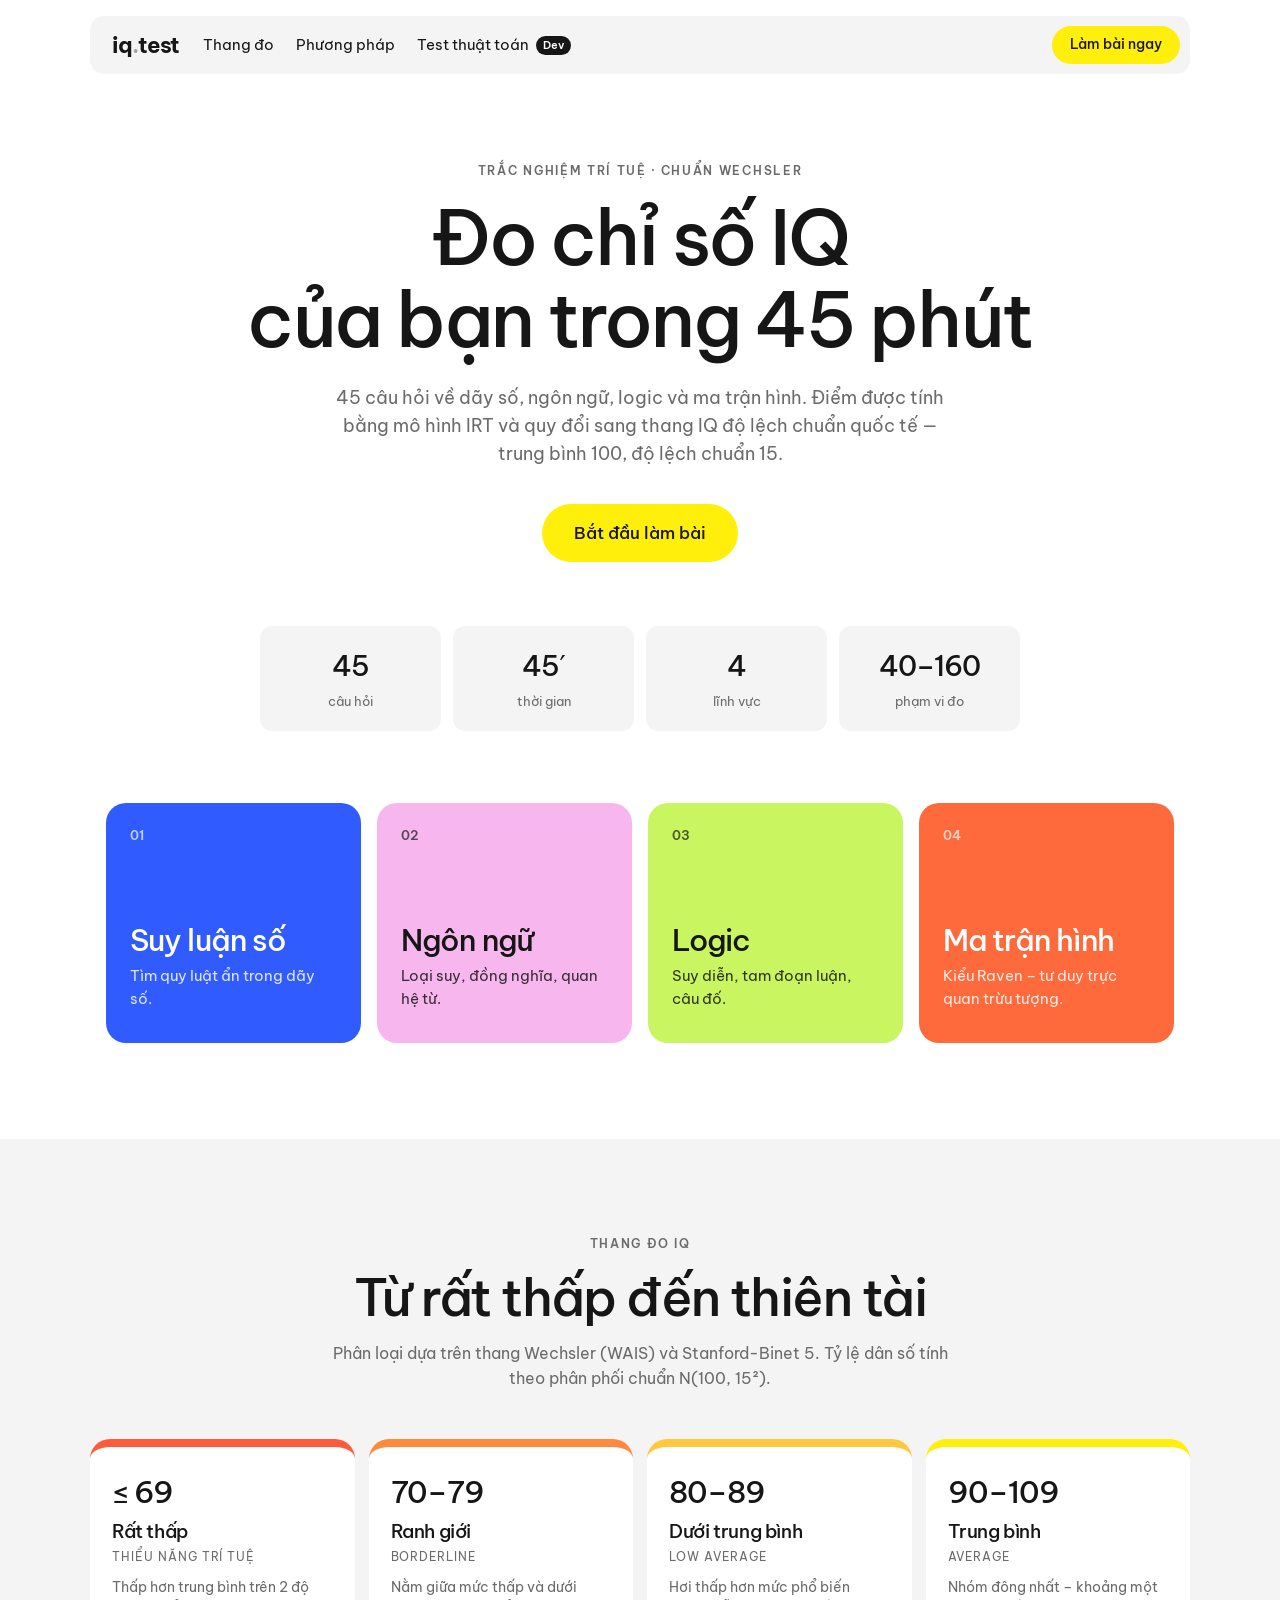
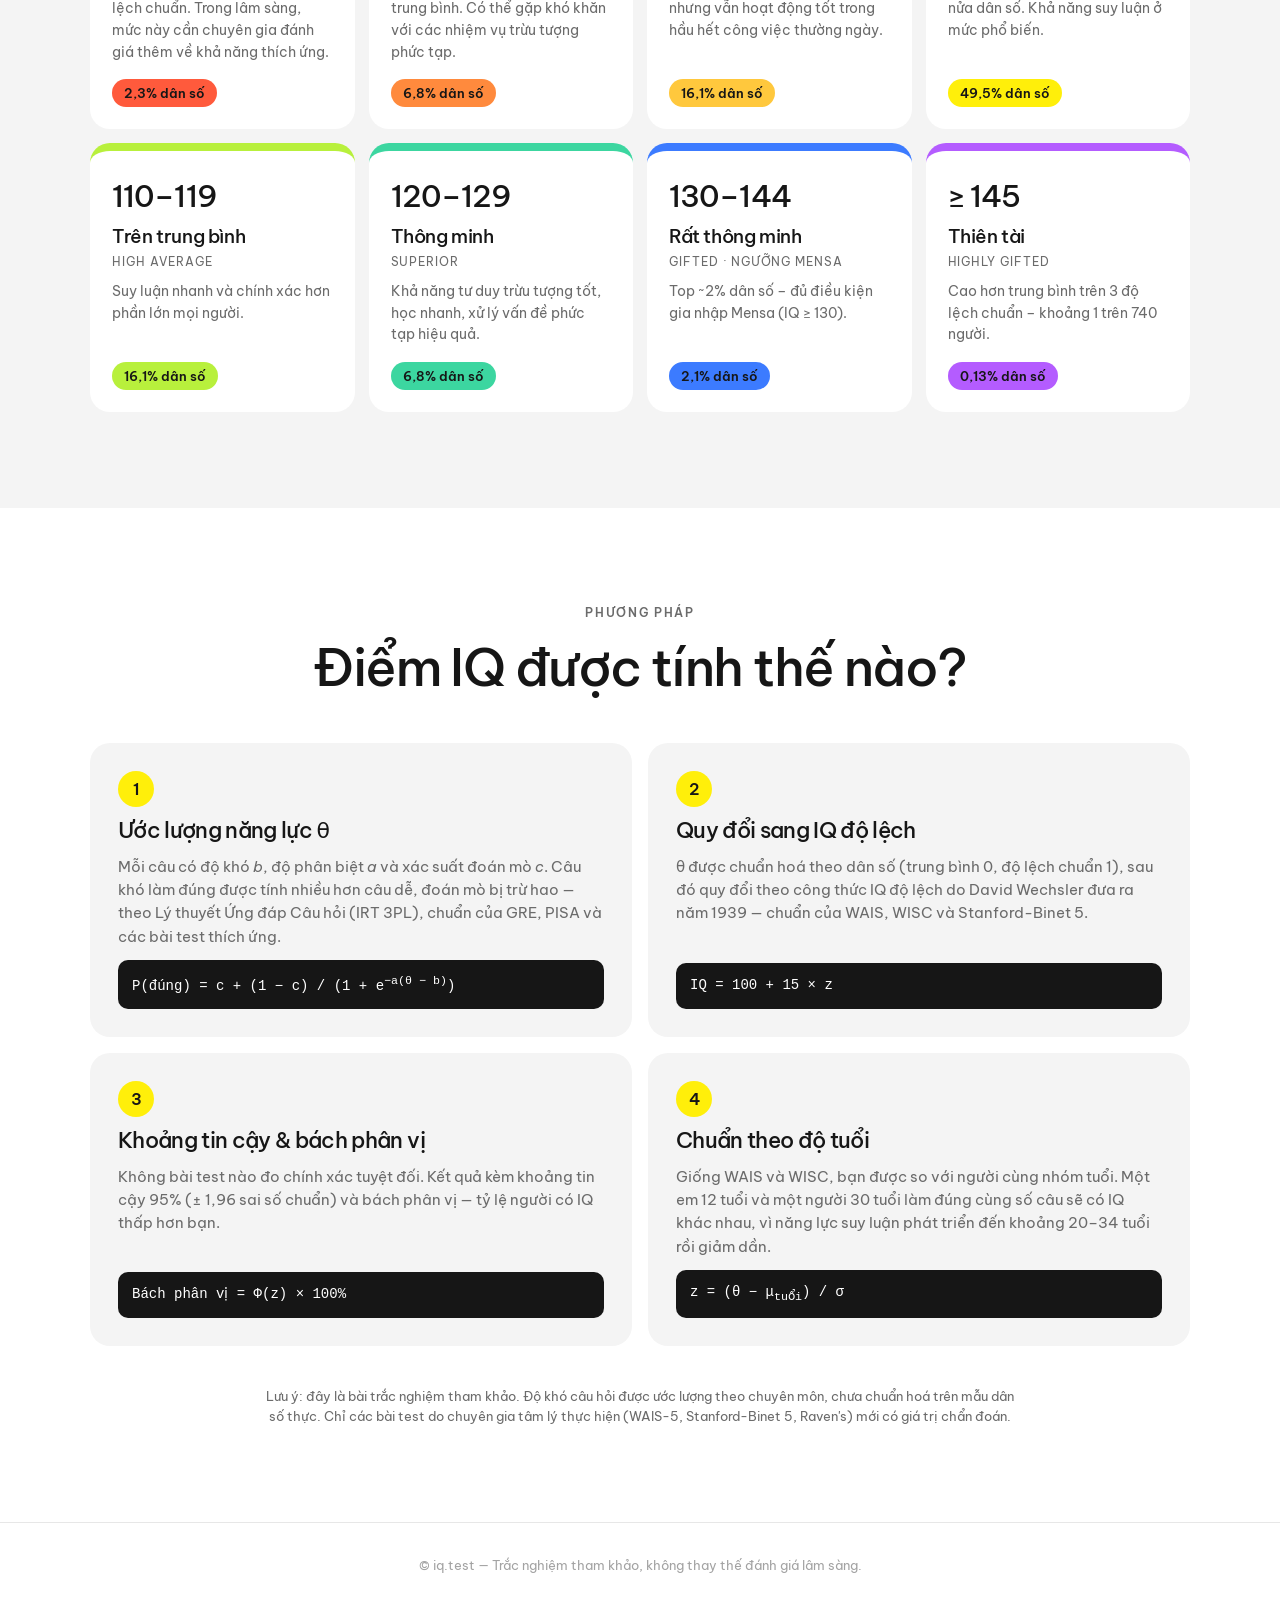
<file: index.html>
<!doctype html>
<html lang="vi">
<head>
  <meta charset="utf-8">
  <meta name="viewport" content="width=device-width, initial-scale=1">
  <title>Trắc nghiệm IQ</title>
  <meta name="description" content="Bài trắc nghiệm IQ trực tuyến 45 câu, chấm điểm theo chuẩn IQ độ lệch (trung bình 100, độ lệch chuẩn 15).">
  <link rel="preconnect" href="https://fonts.googleapis.com">
  <link rel="preconnect" href="https://fonts.gstatic.com" crossorigin>
  <link href="https://fonts.googleapis.com/css2?family=Be+Vietnam+Pro:wght@400;500;600;700&display=swap" rel="stylesheet">
  <link rel="stylesheet" href="css/style.css">
</head>
<body>
  <header class="nav-wrap">
    <nav class="nav">
      <a class="logo" href="#" data-go="intro">iq<span>.</span>test</a>
      <div class="nav-links">
        <a href="#scale" data-go="intro">Thang đo</a>
        <a href="#method" data-go="intro">Phương pháp</a>
        <a href="dev.html" class="nav-switch">Test thuật toán <span class="nav-badge">Dev</span></a>
      </div>
      <div class="nav-status" id="nav-status" hidden>
        <span class="timer" id="timer">45:00</span>
      </div>
      <button class="btn btn-yellow btn-sm" data-action="start" id="nav-cta">Làm bài ngay</button>
    </nav>
  </header>

  <!-- ═════════ GIỚI THIỆU ═════════ -->
  <main id="screen-intro" class="screen">
    <section class="hero">
      <p class="eyebrow">Trắc nghiệm trí tuệ · Chuẩn Wechsler</p>
      <h1>Đo chỉ số IQ<br>của bạn trong 45 phút</h1>
      <p class="lead">45 câu hỏi về dãy số, ngôn ngữ, logic và ma trận hình. Điểm được tính bằng mô hình IRT và quy đổi sang thang IQ độ lệch chuẩn quốc tế — trung bình 100, độ lệch chuẩn 15.</p>
      <button class="btn btn-yellow btn-lg" data-action="start">Bắt đầu làm bài</button>
      <ul class="hero-stats">
        <li><strong>45</strong><span>câu hỏi</span></li>
        <li><strong>45′</strong><span>thời gian</span></li>
        <li><strong>4</strong><span>lĩnh vực</span></li>
        <li><strong>40–160</strong><span>phạm vi đo</span></li>
      </ul>
    </section>

    <section class="domains">
      <article class="tile t-blue"><span class="tile-k">01</span><h3>Suy luận số</h3><p>Tìm quy luật ẩn trong dãy số.</p></article>
      <article class="tile t-pink"><span class="tile-k">02</span><h3>Ngôn ngữ</h3><p>Loại suy, đồng nghĩa, quan hệ từ.</p></article>
      <article class="tile t-green"><span class="tile-k">03</span><h3>Logic</h3><p>Suy diễn, tam đoạn luận, câu đố.</p></article>
      <article class="tile t-orange"><span class="tile-k">04</span><h3>Ma trận hình</h3><p>Kiểu Raven – tư duy trực quan trừu tượng.</p></article>
    </section>

    <section class="band-section" id="scale">
      <p class="eyebrow">Thang đo IQ</p>
      <h2>Từ rất thấp đến thiên tài</h2>
      <p class="section-lead">Phân loại dựa trên thang Wechsler (WAIS) và Stanford-Binet 5. Tỷ lệ dân số tính theo phân phối chuẩn N(100, 15²).</p>
      <div class="band-grid" id="band-grid"></div>
    </section>

    <section class="method" id="method">
      <p class="eyebrow">Phương pháp</p>
      <h2>Điểm IQ được tính thế nào?</h2>
      <div class="method-grid">
        <article class="m-card">
          <span class="m-step">1</span>
          <h3>Ước lượng năng lực θ</h3>
          <p>Mỗi câu có độ khó <em>b</em>, độ phân biệt <em>a</em> và xác suất đoán mò <em>c</em>. Câu khó làm đúng được tính nhiều hơn câu dễ, đoán mò bị trừ hao — theo Lý thuyết Ứng đáp Câu hỏi (IRT 3PL), chuẩn của GRE, PISA và các bài test thích ứng.</p>
          <code>P(đúng) = c + (1 − c) / (1 + e<sup>−a(θ − b)</sup>)</code>
        </article>
        <article class="m-card">
          <span class="m-step">2</span>
          <h3>Quy đổi sang IQ độ lệch</h3>
          <p>θ được chuẩn hoá theo dân số (trung bình 0, độ lệch chuẩn 1), sau đó quy đổi theo công thức IQ độ lệch do David Wechsler đưa ra năm 1939 — chuẩn của WAIS, WISC và Stanford-Binet 5.</p>
          <code>IQ = 100 + 15 × z</code>
        </article>
        <article class="m-card">
          <span class="m-step">3</span>
          <h3>Khoảng tin cậy &amp; bách phân vị</h3>
          <p>Không bài test nào đo chính xác tuyệt đối. Kết quả kèm khoảng tin cậy 95% (± 1,96 sai số chuẩn) và bách phân vị — tỷ lệ người có IQ thấp hơn bạn.</p>
          <code>Bách phân vị = Φ(z) × 100%</code>
        </article>
        <article class="m-card">
          <span class="m-step">4</span>
          <h3>Chuẩn theo độ tuổi</h3>
          <p>Giống WAIS và WISC, bạn được so với người cùng nhóm tuổi. Một em 12 tuổi và một người 30 tuổi làm đúng cùng số câu sẽ có IQ khác nhau, vì năng lực suy luận phát triển đến khoảng 20–34 tuổi rồi giảm dần.</p>
          <code>z = (θ − μ<sub>tuổi</sub>) / σ</code>
        </article>
      </div>
      <p class="disclaimer">Lưu ý: đây là bài trắc nghiệm tham khảo. Độ khó câu hỏi được ước lượng theo chuyên môn, chưa chuẩn hoá trên mẫu dân số thực. Chỉ các bài test do chuyên gia tâm lý thực hiện (WAIS-5, Stanford-Binet 5, Raven's) mới có giá trị chẩn đoán.</p>
    </section>

    <footer class="foot">© iq.test — Trắc nghiệm tham khảo, không thay thế đánh giá lâm sàng.</footer>
  </main>

  <!-- ═════════ LÀM BÀI ═════════ -->
  <main id="screen-test" class="screen" hidden>
    <div class="test-wrap">
      <div class="test-top">
        <span class="q-count" id="q-count">Câu 1 / 45</span>
        <span class="chip" id="q-domain">Suy luận số</span>
      </div>
      <div class="progress"><div class="progress-bar" id="progress-bar"></div></div>

      <article class="q-card" id="q-card"></article>

      <div class="test-actions">
        <button class="btn btn-ghost" id="btn-prev">← Câu trước</button>
        <button class="btn btn-dark" id="btn-next">Câu tiếp →</button>
      </div>

      <div class="palette-wrap">
        <div class="palette" id="palette"></div>
        <button class="btn btn-yellow" id="btn-submit">Nộp bài</button>
      </div>
      <p class="kbd-hint">Phím tắt: <kbd>1</kbd>–<kbd>6</kbd> chọn đáp án · <kbd>←</kbd> <kbd>→</kbd> chuyển câu</p>
    </div>
  </main>

  <!-- ═════════ KẾT QUẢ ═════════ -->
  <main id="screen-result" class="screen" hidden>
    <div class="result-wrap" id="result"></div>
  </main>

  <dialog id="age-dialog" class="dialog">
    <form id="age-form" method="dialog">
      <p class="eyebrow">Trước khi bắt đầu</p>
      <h3>Bạn bao nhiêu tuổi?</h3>
      <p>IQ được so sánh với người <strong>cùng độ tuổi</strong> — đây là quy chuẩn của WAIS, WISC và Stanford-Binet.</p>
      <label class="field">
        <input type="number" id="age-input" inputmode="numeric" min="10" max="90" step="1" placeholder="VD: 25" required>
        <span>tuổi</span>
      </label>
      <p class="field-err" id="age-err" hidden>Vui lòng nhập tuổi từ 10 đến 90.</p>
      <label class="consent" id="consent-row">
        <input type="checkbox" id="consent-input" checked>
        <span>Đóng góp kết quả <strong>ẩn danh</strong> (tuổi và đáp án từng câu) để cải thiện độ chính xác của bài test. Không thu thập tên, email hay địa chỉ IP.</span>
      </label>
      <div class="dialog-actions">
        <button type="button" class="btn btn-ghost" id="age-cancel">Huỷ</button>
        <button type="submit" class="btn btn-yellow">Bắt đầu làm bài</button>
      </div>
    </form>
  </dialog>

  <dialog id="confirm" class="dialog">
    <h3>Nộp bài?</h3>
    <p id="confirm-text"></p>
    <div class="dialog-actions">
      <button class="btn btn-ghost" value="cancel" id="confirm-cancel">Làm tiếp</button>
      <button class="btn btn-yellow" id="confirm-ok">Nộp bài</button>
    </div>
  </dialog>

  <script src="js/config.js"></script>
  <script src="js/params.js"></script>
  <script src="js/questions.js"></script>
  <script src="js/form.js"></script>
  <script src="js/scoring.js"></script>
  <script src="js/app.js"></script>
</body>
</html>
</file>
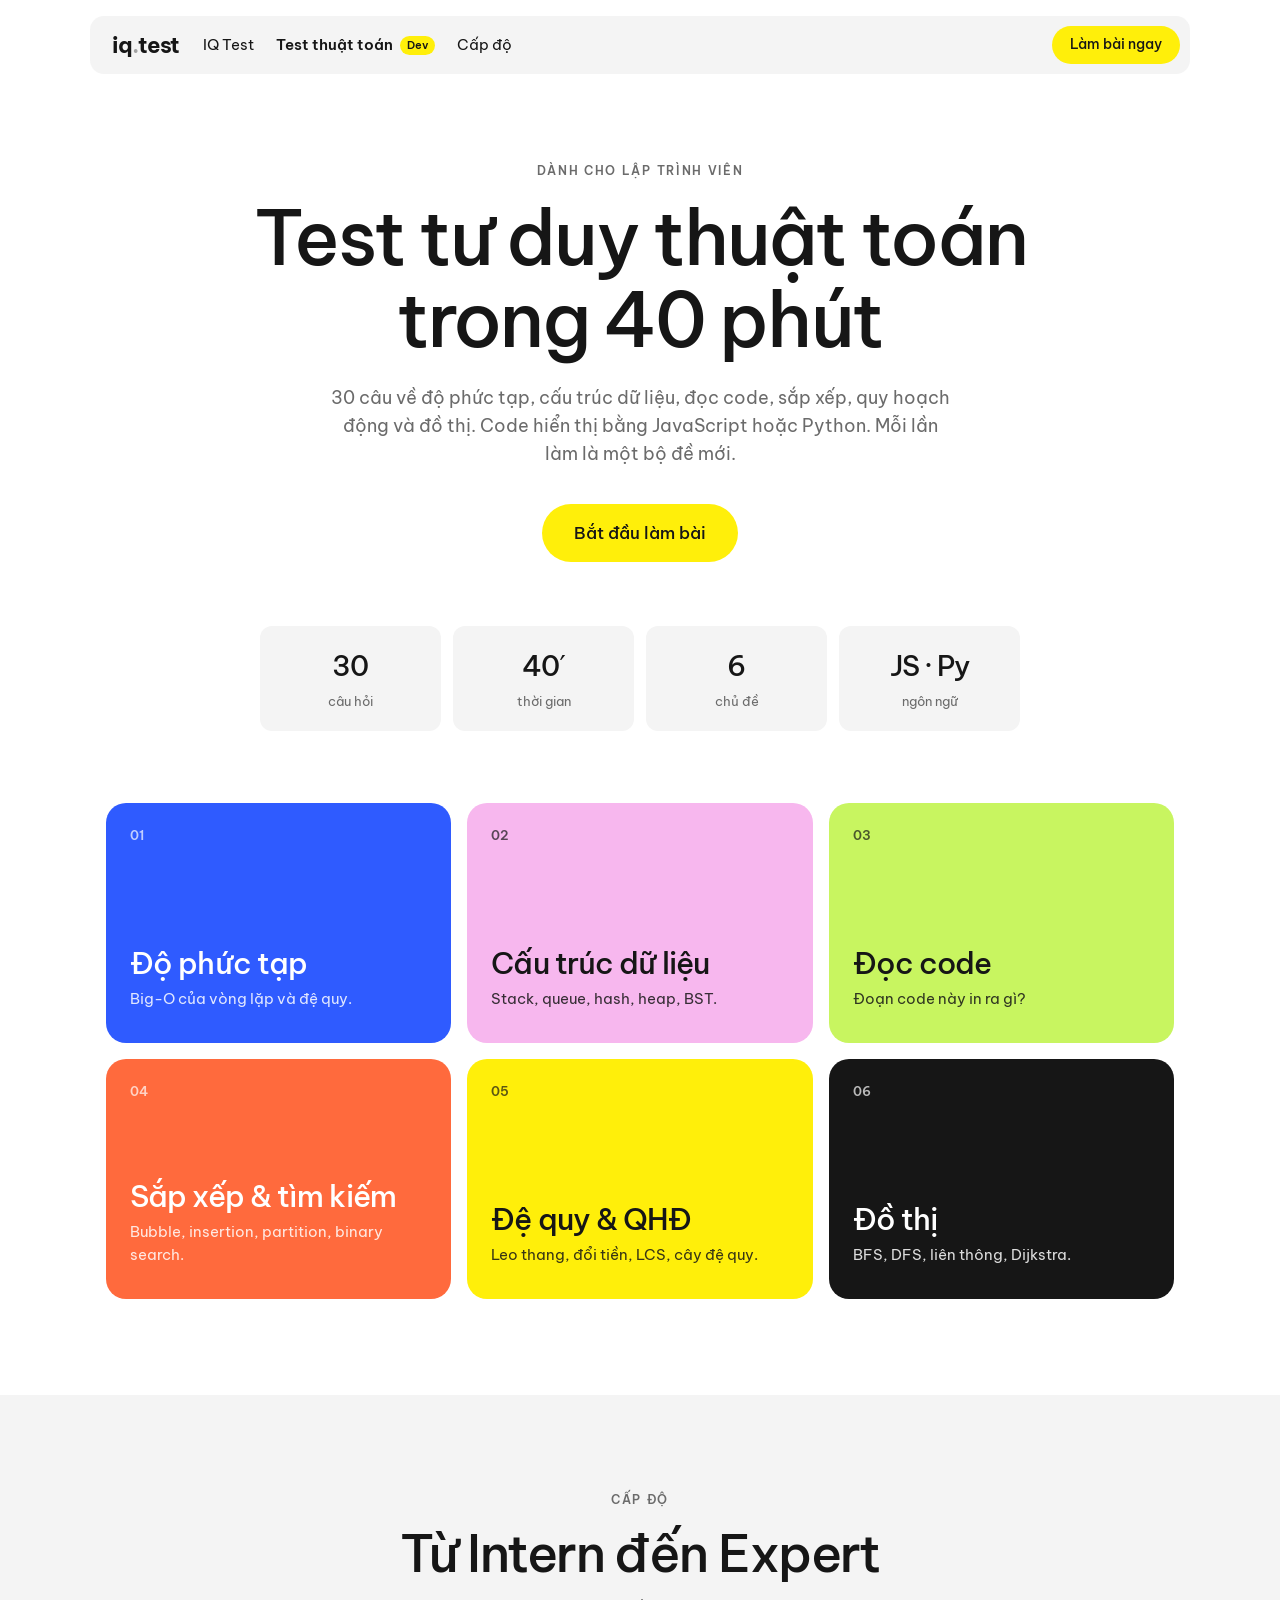
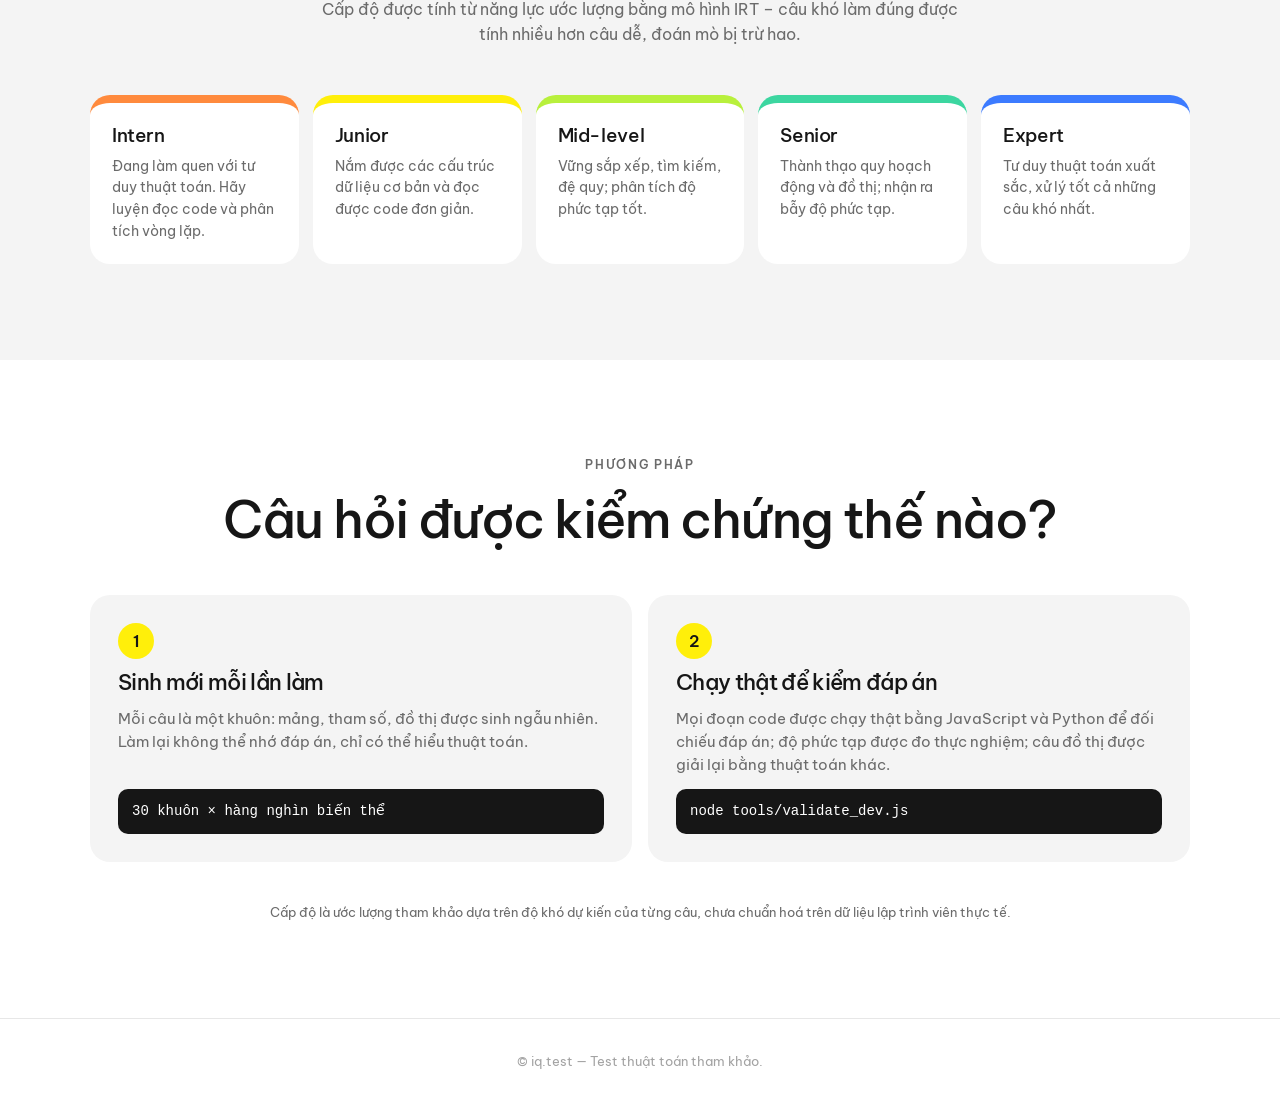
<file: dev.html>
<!doctype html>
<html lang="vi">
<head>
  <meta charset="utf-8">
  <meta name="viewport" content="width=device-width, initial-scale=1">
  <title>Test thuật toán</title>
  <meta name="description" content="Bài trắc nghiệm tư duy thuật toán cho lập trình viên: 30 câu, code JavaScript hoặc Python, sinh mới mỗi lần làm.">
  <link rel="preconnect" href="https://fonts.googleapis.com">
  <link rel="preconnect" href="https://fonts.gstatic.com" crossorigin>
  <link href="https://fonts.googleapis.com/css2?family=Be+Vietnam+Pro:wght@400;500;600;700&family=JetBrains+Mono:wght@400;500&display=swap" rel="stylesheet">
  <link rel="stylesheet" href="css/style.css">
</head>
<body data-page="dev">
  <header class="nav-wrap">
    <nav class="nav">
      <a class="logo" href="index.html">iq<span>.</span>test</a>
      <div class="nav-links">
        <a href="index.html" class="nav-switch">IQ Test</a>
        <a href="dev.html" class="is-active">Test thuật toán <span class="nav-badge">Dev</span></a>
        <a href="#levels" data-go="intro">Cấp độ</a>
      </div>
      <div class="nav-status" id="nav-status" hidden>
        <span class="timer" id="timer">40:00</span>
      </div>
      <button class="btn btn-yellow btn-sm" data-action="start" id="nav-cta">Làm bài ngay</button>
    </nav>
  </header>

  <!-- ═════════ GIỚI THIỆU ═════════ -->
  <main id="screen-intro" class="screen">
    <section class="hero">
      <p class="eyebrow">Dành cho lập trình viên</p>
      <h1>Test tư duy thuật toán<br>trong 40 phút</h1>
      <p class="lead">30 câu về độ phức tạp, cấu trúc dữ liệu, đọc code, sắp xếp, quy hoạch động và đồ thị. Code hiển thị bằng JavaScript hoặc Python. Mỗi lần làm là một bộ đề mới.</p>
      <button class="btn btn-yellow btn-lg" data-action="start">Bắt đầu làm bài</button>
      <ul class="hero-stats">
        <li><strong>30</strong><span>câu hỏi</span></li>
        <li><strong>40′</strong><span>thời gian</span></li>
        <li><strong>6</strong><span>chủ đề</span></li>
        <li><strong>JS · Py</strong><span>ngôn ngữ</span></li>
      </ul>
    </section>

    <section class="domains domains-6">
      <article class="tile t-blue"><span class="tile-k">01</span><h3>Độ phức tạp</h3><p>Big-O của vòng lặp và đệ quy.</p></article>
      <article class="tile t-pink"><span class="tile-k">02</span><h3>Cấu trúc dữ liệu</h3><p>Stack, queue, hash, heap, BST.</p></article>
      <article class="tile t-green"><span class="tile-k">03</span><h3>Đọc code</h3><p>Đoạn code này in ra gì?</p></article>
      <article class="tile t-orange"><span class="tile-k">04</span><h3>Sắp xếp &amp; tìm kiếm</h3><p>Bubble, insertion, partition, binary search.</p></article>
      <article class="tile t-yellow"><span class="tile-k">05</span><h3>Đệ quy &amp; QHĐ</h3><p>Leo thang, đổi tiền, LCS, cây đệ quy.</p></article>
      <article class="tile t-dark"><span class="tile-k">06</span><h3>Đồ thị</h3><p>BFS, DFS, liên thông, Dijkstra.</p></article>
    </section>

    <section class="band-section" id="levels">
      <p class="eyebrow">Cấp độ</p>
      <h2>Từ Intern đến Expert</h2>
      <p class="section-lead">Cấp độ được tính từ năng lực ước lượng bằng mô hình IRT – câu khó làm đúng được tính nhiều hơn câu dễ, đoán mò bị trừ hao.</p>
      <div class="band-grid band-grid-5" id="level-grid"></div>
    </section>

    <section class="method">
      <p class="eyebrow">Phương pháp</p>
      <h2>Câu hỏi được kiểm chứng thế nào?</h2>
      <div class="method-grid">
        <article class="m-card">
          <span class="m-step">1</span>
          <h3>Sinh mới mỗi lần làm</h3>
          <p>Mỗi câu là một khuôn: mảng, tham số, đồ thị được sinh ngẫu nhiên. Làm lại không thể nhớ đáp án, chỉ có thể hiểu thuật toán.</p>
          <code>30 khuôn × hàng nghìn biến thể</code>
        </article>
        <article class="m-card">
          <span class="m-step">2</span>
          <h3>Chạy thật để kiểm đáp án</h3>
          <p>Mọi đoạn code được chạy thật bằng JavaScript và Python để đối chiếu đáp án; độ phức tạp được đo thực nghiệm; câu đồ thị được giải lại bằng thuật toán khác.</p>
          <code>node tools/validate_dev.js</code>
        </article>
      </div>
      <p class="disclaimer">Cấp độ là ước lượng tham khảo dựa trên độ khó dự kiến của từng câu, chưa chuẩn hoá trên dữ liệu lập trình viên thực tế.</p>
    </section>

    <footer class="foot">© iq.test — Test thuật toán tham khảo.</footer>
  </main>

  <!-- ═════════ LÀM BÀI ═════════ -->
  <main id="screen-test" class="screen" hidden>
    <div class="test-wrap">
      <div class="test-top">
        <span class="q-count" id="q-count">Câu 1 / 30</span>
        <span class="chip" id="q-domain"></span>
      </div>
      <div class="progress"><div class="progress-bar" id="progress-bar"></div></div>

      <article class="q-card" id="q-card"></article>

      <div class="test-actions">
        <button class="btn btn-ghost" id="btn-prev">← Câu trước</button>
        <button class="btn btn-dark" id="btn-next">Câu tiếp →</button>
      </div>

      <div class="palette-wrap">
        <div class="palette" id="palette"></div>
        <button class="btn btn-yellow" id="btn-submit">Nộp bài</button>
      </div>
      <p class="kbd-hint">Phím tắt: <kbd>1</kbd>–<kbd>5</kbd> chọn đáp án · <kbd>←</kbd> <kbd>→</kbd> chuyển câu</p>
    </div>
  </main>

  <!-- ═════════ KẾT QUẢ ═════════ -->
  <main id="screen-result" class="screen" hidden>
    <div class="result-wrap" id="result"></div>
  </main>

  <dialog id="confirm" class="dialog">
    <h3>Nộp bài?</h3>
    <p id="confirm-text"></p>
    <div class="dialog-actions">
      <button class="btn btn-ghost" id="confirm-cancel">Làm tiếp</button>
      <button class="btn btn-yellow" id="confirm-ok">Nộp bài</button>
    </div>
  </dialog>

  <script src="js/dev/questions.js"></script>
  <script src="js/form.js"></script>
  <script src="js/scoring.js"></script>
  <script src="js/dev/app.js"></script>
</body>
</html>
</file>
<file: css/style.css>
:root {
  --bg: #ffffff;
  --bg-soft: #f4f4f4;
  --surface: #ffffff;
  --ink: #161616;
  --ink-2: #6b6b6b;
  --ink-3: #a3a3a3;
  --line: #e7e7e7;
  --yellow: #ffef0a;
  --yellow-hover: #f5e400;
  --shape-gray: #9a9a9a;
  --radius: 20px;
  --radius-sm: 12px;
  --font: 'Be Vietnam Pro', system-ui, -apple-system, 'Segoe UI', sans-serif;
  color-scheme: light;
}

* { box-sizing: border-box; }
html { scroll-behavior: smooth; scroll-padding-top: 96px; }
body {
  margin: 0;
  background: var(--bg);
  color: var(--ink);
  font-family: var(--font);
  font-size: 16px;
  line-height: 1.55;
  -webkit-font-smoothing: antialiased;
}
h1, h2, h3 { font-weight: 500; letter-spacing: -0.03em; line-height: 1.08; margin: 0; }
p { margin: 0; }
button { font: inherit; color: inherit; }
[hidden] { display: none !important; }

/* ───────── Nút ───────── */
.btn {
  display: inline-flex; align-items: center; justify-content: center; gap: 8px;
  border: 0; border-radius: 999px; padding: 12px 24px;
  font-weight: 500; cursor: pointer; text-decoration: none; white-space: nowrap;
  transition: background .15s, transform .15s, opacity .15s;
}
.btn:active { transform: scale(.97); }
.btn:disabled { opacity: .35; cursor: not-allowed; }
.btn-yellow { background: var(--yellow); color: var(--ink); }
.btn-yellow:hover { background: var(--yellow-hover); }
.btn-dark { background: var(--ink); color: #fff; }
.btn-dark:hover { background: #333; }
.btn-ghost { background: var(--bg-soft); color: var(--ink); }
.btn-ghost:hover { background: #ebebeb; }
.btn-sm { padding: 8px 18px; font-size: 14px; }
.btn-lg { padding: 16px 32px; font-size: 17px; }

.eyebrow {
  font-size: 12px; font-weight: 600; letter-spacing: .14em; text-transform: uppercase; color: var(--ink-2);
  margin-bottom: 16px;
}

/* ───────── Thanh điều hướng nổi ───────── */
.nav-wrap { position: sticky; top: 0; z-index: 20; padding: 16px 16px 0; }
.nav {
  max-width: 1100px; margin: 0 auto;
  display: flex; align-items: center; gap: 24px;
  background: rgba(242, 242, 242, .82);
  backdrop-filter: blur(14px); -webkit-backdrop-filter: blur(14px);
  border-radius: 14px; padding: 10px 10px 10px 22px;
}
.logo { font-weight: 700; font-size: 22px; letter-spacing: -0.05em; color: var(--ink); text-decoration: none; }
.logo span { color: var(--ink-3); }
.nav-links { display: flex; gap: 22px; flex: 1; }
.nav-links a { color: var(--ink); text-decoration: none; font-size: 15px; }
.nav-links a:hover { opacity: .6; }
.nav-status { margin-left: auto; }
.timer {
  font-variant-numeric: tabular-nums; font-weight: 600;
  background: var(--ink); color: #fff; border-radius: 999px; padding: 8px 16px; font-size: 15px;
}
.timer.warn { background: #ff5a3c; animation: pulse 1s infinite; }
@keyframes pulse { 50% { opacity: .6; } }
body[data-screen="test"] .nav-links { visibility: hidden; }

/* ───────── Trang giới thiệu ───────── */
.hero { max-width: 900px; margin: 0 auto; padding: 88px 16px 72px; text-align: center; }
.hero h1 { font-size: clamp(42px, 7.5vw, 76px); margin-bottom: 24px; }
.lead { color: var(--ink-2); font-size: 18px; max-width: 620px; margin: 0 auto 36px; }
.hero-stats {
  list-style: none; padding: 0; margin: 64px auto 0;
  display: grid; grid-template-columns: repeat(4, 1fr); gap: 12px; max-width: 760px;
}
.hero-stats li { background: var(--bg-soft); border-radius: var(--radius-sm); padding: 18px 12px; }
.hero-stats strong { display: block; font-size: 28px; font-weight: 500; letter-spacing: -0.03em; }
.hero-stats span { font-size: 13px; color: var(--ink-2); }

.domains {
  max-width: 1100px; margin: 0 auto; padding: 0 16px 96px;
  display: grid; grid-template-columns: repeat(4, 1fr); gap: 16px;
}
.tile {
  border-radius: var(--radius); padding: 28px 24px 32px; min-height: 240px;
  display: flex; flex-direction: column; justify-content: flex-end; position: relative;
}
.tile-k { position: absolute; top: 22px; left: 24px; font-size: 13px; font-weight: 600; opacity: .7; }
.tile h3 { font-size: 30px; margin-bottom: 8px; }
.tile p { font-size: 15px; opacity: .85; }
.t-blue { background: #2f5bff; color: #fff; }
.t-pink { background: #f7b7ee; }
.t-green { background: #c8f560; }
.t-orange { background: #ff6a3d; color: #fff; }

.band-section, .method { padding: 96px 16px; }
.band-section { background: var(--bg-soft); }
.band-section > *, .method > * { max-width: 1100px; margin-left: auto; margin-right: auto; }
.band-section h2, .method h2 { font-size: clamp(32px, 5vw, 52px); margin-bottom: 16px; }
.section-lead { color: var(--ink-2); margin-bottom: 48px; max-width: 640px; margin-left: auto; margin-right: auto; }
.band-section, .method { text-align: center; }

.band-grid { display: grid; grid-template-columns: repeat(4, 1fr); gap: 14px; text-align: left; }
.band-card {
  background: var(--surface); border-radius: var(--radius); padding: 22px;
  display: flex; flex-direction: column; gap: 6px; position: relative; overflow: hidden;
  border-top: 8px solid var(--c);
}
.band-range { font-size: 30px; font-weight: 500; letter-spacing: -0.03em; font-variant-numeric: tabular-nums; }
.band-card h3 { font-size: 19px; letter-spacing: -0.02em; }
.band-sub { font-size: 12px; color: var(--ink-2); text-transform: uppercase; letter-spacing: .08em; }
.band-desc { font-size: 14px; color: var(--ink-2); flex: 1; margin-top: 4px; }
.band-pct { align-self: flex-start; margin-top: 10px; background: var(--c); border-radius: 999px; padding: 4px 12px; font-size: 13px; font-weight: 600; }

.method-grid { display: grid; grid-template-columns: repeat(2, 1fr); gap: 16px; text-align: left; margin-top: 48px; }
.m-card { background: var(--bg-soft); border-radius: var(--radius); padding: 28px; display: flex; flex-direction: column; gap: 12px; }
.m-step { width: 36px; height: 36px; border-radius: 50%; background: var(--yellow); display: grid; place-items: center; font-weight: 600; }
.m-card h3 { font-size: 22px; }
.m-card p { color: var(--ink-2); font-size: 15px; flex: 1; }
.m-card code {
  font-family: ui-monospace, 'Cascadia Code', Consolas, monospace; font-size: 14px;
  background: var(--ink); color: #fff; border-radius: 10px; padding: 12px 14px;
}
.disclaimer { color: var(--ink-2); font-size: 13px; margin-top: 40px; max-width: 760px; margin-left: auto; margin-right: auto; text-align: center; }
.foot { text-align: center; color: var(--ink-3); font-size: 13px; padding: 32px 16px 48px; border-top: 1px solid var(--line); }

/* ───────── Màn hình làm bài ───────── */
.test-wrap { max-width: 820px; margin: 0 auto; padding: 40px 16px 64px; }
.test-top { display: flex; justify-content: space-between; align-items: center; margin-bottom: 14px; }
.q-count { font-weight: 500; font-size: 15px; }
.chip { background: var(--bg-soft); border-radius: 999px; padding: 6px 14px; font-size: 13px; font-weight: 500; }
.progress { height: 6px; background: var(--bg-soft); border-radius: 999px; overflow: hidden; margin-bottom: 28px; }
.progress-bar { height: 100%; width: 0; background: var(--ink); border-radius: inherit; transition: width .3s; }

.q-card { background: var(--bg-soft); border-radius: 24px; padding: 40px; min-height: 380px; }
.q-title { font-size: clamp(22px, 3.2vw, 30px); margin-bottom: 28px; line-height: 1.25; }
.q-hint { color: var(--ink-2); font-size: 14px; margin: -16px 0 22px; }

.seq { display: flex; flex-wrap: wrap; gap: 10px; margin-bottom: 32px; }
.seq span {
  min-width: 64px; height: 64px; padding: 0 14px; border-radius: 16px; background: var(--surface);
  display: grid; place-items: center; font-size: 24px; font-weight: 500; font-variant-numeric: tabular-nums;
}
.seq .seq-q { background: var(--yellow); }

.matrix {
  display: grid; grid-template-columns: repeat(3, 1fr); gap: 8px;
  max-width: 360px; margin: 0 auto 32px; background: var(--ink); padding: 8px; border-radius: 18px;
}
.m-cell { background: var(--surface); border-radius: 10px; aspect-ratio: 1; display: grid; place-items: center; }
.m-missing { background: var(--yellow); font-size: 44px; font-weight: 600; }

.fig { width: 100%; height: 100%; display: block; color: var(--ink); }
.fig .f-solid { fill: var(--ink); stroke: var(--ink); stroke-width: 2.5; stroke-linejoin: round; }
.fig .f-none { fill: var(--surface); stroke: var(--ink); stroke-width: 3; stroke-linejoin: round; }
.fig .f-gray { fill: var(--shape-gray); stroke: var(--ink); stroke-width: 2.5; stroke-linejoin: round; }
.fig .ln { stroke: var(--ink); stroke-width: 5; stroke-linecap: round; }

.opts { display: grid; gap: 10px; }
.opts-fig { grid-template-columns: repeat(3, 1fr); gap: 12px; max-width: 520px; margin: 0 auto; }
.opt {
  display: flex; align-items: center; gap: 14px; text-align: left;
  background: var(--surface); border: 2px solid transparent; border-radius: 14px;
  padding: 14px 18px; cursor: pointer; font-size: 17px;
  transition: border-color .12s, transform .12s, background .12s;
}
.opt:hover { border-color: var(--ink); }
.opt-l {
  flex: none; width: 30px; height: 30px; border-radius: 50%; background: var(--bg-soft);
  display: grid; place-items: center; font-size: 13px; font-weight: 600;
}
.opt.is-on { border-color: var(--ink); background: #fffbd1; }
.opt.is-on .opt-l { background: var(--yellow); }
.opt-fig { flex-direction: column; padding: 10px; gap: 6px; }
.opt-fig .opt-v { width: 100%; aspect-ratio: 1; display: block; }
.opt-fig .opt-l { width: 24px; height: 24px; font-size: 12px; }

.test-actions { display: flex; justify-content: space-between; margin: 20px 0 32px; }

.palette-wrap {
  display: flex; gap: 20px; align-items: center; justify-content: space-between;
  background: var(--bg-soft); border-radius: 18px; padding: 16px;
}
.palette { display: flex; flex-wrap: wrap; gap: 6px; }
.pal {
  width: 32px; height: 32px; border-radius: 9px; border: 0; background: var(--surface);
  font-size: 12px; font-weight: 500; cursor: pointer; font-variant-numeric: tabular-nums;
}
.pal.done { background: var(--ink); color: #fff; }
.pal.cur { outline: 2px solid var(--ink); outline-offset: 2px; }
.pal.cur:not(.done) { background: var(--yellow); }
.kbd-hint { text-align: center; color: var(--ink-3); font-size: 13px; margin-top: 16px; }
kbd { font-family: inherit; background: var(--bg-soft); border-radius: 5px; padding: 1px 6px; font-size: 12px; color: var(--ink-2); }

/* ───────── Kết quả ───────── */
.result-wrap { max-width: 1000px; margin: 0 auto; padding: 40px 16px 72px; display: grid; gap: 16px; }
.r-hero { background: var(--bg-soft); border-radius: 28px; padding: 56px 32px 40px; text-align: center; position: relative; overflow: hidden; }
.r-hero::before {
  content: ''; position: absolute; inset: auto -10% -60% -10%; height: 90%;
  background: radial-gradient(closest-side, var(--c), transparent); opacity: .45; pointer-events: none;
}
.r-hero > * { position: relative; }
.r-score { font-size: clamp(110px, 22vw, 200px); font-weight: 600; letter-spacing: -0.06em; line-height: .9; font-variant-numeric: tabular-nums; }
.r-band {
  display: inline-flex; align-items: center; gap: 10px; margin: 20px 0 14px;
  background: var(--ink); color: #fff; padding: 10px 20px; border-radius: 999px; font-size: 20px; font-weight: 500;
}
.r-band small { font-size: 13px; opacity: .65; font-weight: 400; }
.r-dot { width: 12px; height: 12px; border-radius: 50%; background: var(--c); }
.r-desc { color: var(--ink-2); max-width: 560px; margin: 0 auto 32px; }
.r-stats { display: grid; grid-template-columns: repeat(3, 1fr); gap: 12px; max-width: 760px; margin: 0 auto; }
.r-stats div { background: var(--surface); border-radius: 16px; padding: 18px 12px; }
.r-stats strong { display: block; font-size: 28px; font-weight: 500; letter-spacing: -0.03em; font-variant-numeric: tabular-nums; }
.r-stats span { font-size: 13px; color: var(--ink-2); }
.r-rarity { margin-top: 24px; font-size: 15px; }
.r-age { margin-top: 8px; font-size: 14px; color: var(--ink-2); }
.r-age strong { color: var(--ink); }
.r-retest { margin: 20px auto 0; max-width: 620px; font-size: 14px; background: var(--surface); border-radius: 14px; padding: 14px 18px; text-align: left; color: var(--ink-2); }
.r-retest strong { color: var(--ink); }

.r-card { background: var(--surface); border: 1px solid var(--line); border-radius: 24px; padding: 28px; }
.r-card h3 { font-size: 20px; margin-bottom: 20px; }
.r-card h3.mt { margin-top: 32px; }
.r-two { display: grid; grid-template-columns: 1.1fr 1fr; gap: 16px; }

.bell { width: 100%; height: auto; display: block; overflow: visible; }
.bell-line { fill: none; stroke: var(--ink); stroke-width: 2; }
.axis, .tick { stroke: var(--ink); stroke-width: 1.5; }
.tick-t { font-size: 13px; text-anchor: middle; fill: var(--ink-2); font-family: var(--font); }
.marker { stroke: var(--ink); stroke-width: 2; stroke-dasharray: 4 4; }
.marker-dot { fill: var(--ink); stroke: #fff; stroke-width: 3; }
.marker-t { font-size: 14px; font-weight: 600; text-anchor: middle; fill: var(--ink); font-family: var(--font); }

.scale { list-style: none; margin: 0; padding: 0; display: grid; gap: 6px; }
.scale li {
  display: grid; grid-template-columns: 74px 1fr auto; align-items: center; gap: 12px;
  padding: 10px 14px; border-radius: 12px; background: var(--bg-soft); position: relative;
  border-left: 6px solid var(--c);
}
.scale li.is-you { background: var(--c); font-weight: 600; }
.sc-range { font-variant-numeric: tabular-nums; font-weight: 500; }
.sc-pct { font-size: 13px; color: var(--ink-2); font-variant-numeric: tabular-nums; }
.is-you .sc-pct { color: var(--ink); }
.sc-you {
  grid-column: 1 / -1; justify-self: start; font-size: 11px; text-transform: uppercase; letter-spacing: .1em;
  background: var(--ink); color: #fff; padding: 2px 10px; border-radius: 999px;
}

.dom { margin-bottom: 16px; }
.dom-h { display: flex; justify-content: space-between; font-size: 15px; margin-bottom: 6px; }
.dom-h span:last-child { font-variant-numeric: tabular-nums; color: var(--ink-2); }
.dom-bar { height: 10px; background: var(--bg-soft); border-radius: 999px; overflow: hidden; }
.dom-bar div { height: 100%; background: var(--ink); border-radius: inherit; }

.conv { width: 100%; border-collapse: collapse; font-size: 15px; }
.conv td { padding: 10px 0; border-bottom: 1px solid var(--line); }
.conv td:last-child { text-align: right; font-weight: 600; font-variant-numeric: tabular-nums; }

.r-actions { display: flex; gap: 12px; justify-content: center; margin-top: 16px; flex-wrap: wrap; }

/* ───────── Hộp thoại ───────── */
.dialog { border: 0; border-radius: 24px; padding: 32px; max-width: 420px; width: calc(100% - 32px); color: var(--ink); }
.dialog::backdrop { background: rgba(22, 22, 22, .45); backdrop-filter: blur(4px); }
.dialog h3 { font-size: 28px; margin-bottom: 10px; }
.dialog p { color: var(--ink-2); margin-bottom: 24px; }
.dialog-actions { display: flex; gap: 10px; justify-content: flex-end; }
.dialog .eyebrow { margin-bottom: 10px; }
.dialog p strong { color: var(--ink); font-weight: 600; }
.field {
  display: flex; align-items: center; gap: 12px; margin: -4px 0 8px;
  background: var(--bg-soft); border-radius: 14px; padding: 6px 20px 6px 6px; border: 2px solid transparent;
}
.field:focus-within { border-color: var(--ink); }
.field input {
  flex: 1; min-width: 0; border: 0; background: transparent; outline: none;
  font: 500 32px/1 var(--font); letter-spacing: -0.03em; padding: 12px 14px; color: var(--ink);
}
.field span { color: var(--ink-2); }
.field-err { color: #d63a1c; font-size: 14px; margin: 0 0 8px !important; }
#age-form .dialog-actions { margin-top: 20px; }
.consent { display: flex; gap: 10px; align-items: flex-start; margin-top: 16px; font-size: 13px; color: var(--ink-2); line-height: 1.45; cursor: pointer; }
.consent input { flex: none; width: 18px; height: 18px; margin: 1px 0 0; accent-color: var(--ink); }
.consent strong { color: var(--ink); font-weight: 600; }

/* ───────── Responsive ───────── */
@media (max-width: 900px) {
  .domains, .band-grid { grid-template-columns: repeat(2, 1fr); }
  .method-grid, .r-two { grid-template-columns: 1fr; }
}
@media (max-width: 600px) {
  .nav { gap: 12px; padding-left: 16px; }
  .nav-links { gap: 0; }
  .nav-links a:not(.nav-switch) { display: none; }
  .nav-switch { font-size: 14px; white-space: nowrap; }
  .nav-switch .nav-badge { display: none; }
  #nav-cta { padding: 8px 12px; font-size: 13px; }
  .nav-status, #nav-cta { margin-left: auto; }
  .hero { padding: 56px 16px 48px; }
  .hero-stats { grid-template-columns: repeat(2, 1fr); }
  .domains { grid-template-columns: 1fr; padding-bottom: 64px; }
  .tile { min-height: 170px; }
  .band-grid { grid-template-columns: 1fr; }
  .band-section, .method { padding: 64px 16px; }
  .q-card { padding: 24px 18px; min-height: 0; }
  .opts-fig { gap: 8px; }
  .palette-wrap { flex-direction: column; align-items: stretch; }
  .r-hero { padding: 40px 18px 28px; }
  .r-stats { grid-template-columns: 1fr; }
  .r-card { padding: 20px; }
  .kbd-hint { display: none; }
}

/* ───────── Liên kết giữa hai bài test ───────── */
.nav-links a.is-active { font-weight: 600; }
.nav-badge {
  display: inline-block; margin-left: 4px; padding: 1px 7px; border-radius: 999px;
  background: var(--ink); color: #fff; font-size: 11px; font-weight: 600; vertical-align: 1px;
}
.nav-links a.is-active .nav-badge { background: var(--yellow); color: var(--ink); }

/* ───────── Trang test thuật toán ───────── */
.domains-6 { grid-template-columns: repeat(3, 1fr); }
.t-yellow { background: var(--yellow); }
.t-dark { background: var(--ink); color: #fff; }
.band-grid-5 { grid-template-columns: repeat(5, 1fr); }
.q-title-sm { font-size: clamp(19px, 2.6vw, 24px); margin-bottom: 18px; }
.opt-mono { font-family: 'JetBrains Mono', ui-monospace, Consolas, monospace; font-size: 15px; }

.code-wrap { margin-bottom: 22px; border-radius: 16px; overflow: hidden; background: #161616; }
.lang-tabs { display: flex; gap: 4px; padding: 8px 8px 0; }
.lang-tab {
  border: 0; border-radius: 10px 10px 0 0; padding: 7px 14px; cursor: pointer;
  background: transparent; color: #9a9a9a; font-size: 13px; font-weight: 500;
}
.lang-tab.is-on { background: #262626; color: #fff; }
.code {
  margin: 0; padding: 16px 18px; background: #262626; color: #e8e8e8; overflow-x: auto;
  font: 14px/1.6 'JetBrains Mono', ui-monospace, Consolas, monospace; tab-size: 2;
}
.code-sm { font-size: 12.5px; border-radius: 12px; margin: 8px 0; }
.tk-k { color: var(--yellow); }
.tk-n { color: #7dd3fc; }
.tk-s { color: #b8f03c; }

.r-score-word { font-size: clamp(64px, 14vw, 128px); letter-spacing: -0.04em; margin-bottom: 18px; }
.lv-bar { position: relative; height: 56px; margin: 8px 0 12px; }
.lv-seg {
  position: absolute; top: 0; bottom: 0; background: var(--c); display: grid; place-items: center;
  font-size: 13px; font-weight: 600; border-right: 2px solid var(--surface);
}
.lv-seg:first-child { border-radius: 12px 0 0 12px; }
.lv-seg:last-of-type { border-radius: 0 12px 12px 0; border-right: 0; }
.lv-mark { position: absolute; top: -8px; bottom: -8px; width: 4px; margin-left: -2px; background: var(--ink); border-radius: 2px; }

.review summary { cursor: pointer; font-weight: 500; font-size: 18px; letter-spacing: -0.02em; }
.review ul { list-style: none; padding: 0; margin: 20px 0 0; display: grid; gap: 10px; }
.review li { padding: 14px 16px; border-radius: 14px; background: var(--bg-soft); font-size: 14px; }
.rv-head { display: flex; align-items: center; gap: 8px; }
.rv-mark { width: 24px; height: 24px; border-radius: 50%; display: grid; place-items: center; font-size: 12px; font-weight: 700; flex: none; }
.ok .rv-mark { background: #c8f560; }
.no .rv-mark { background: #ff6a3d; color: #fff; }
.rv-topic { color: var(--ink-2); font-size: 13px; }
.rv-q { margin: 6px 0 0; }
.rv-a { margin: 8px 0 0; }
.rv-ex { margin: 4px 0 0; color: var(--ink-2); }

@media (max-width: 900px) {
  .domains-6 { grid-template-columns: repeat(2, 1fr); }
  .band-grid-5 { grid-template-columns: repeat(2, 1fr); }
}
@media (max-width: 600px) {
  .domains-6, .band-grid-5 { grid-template-columns: 1fr; }
  .lv-seg span { font-size: 10px; }
  .code { font-size: 12.5px; padding: 12px; }
}
</file>
